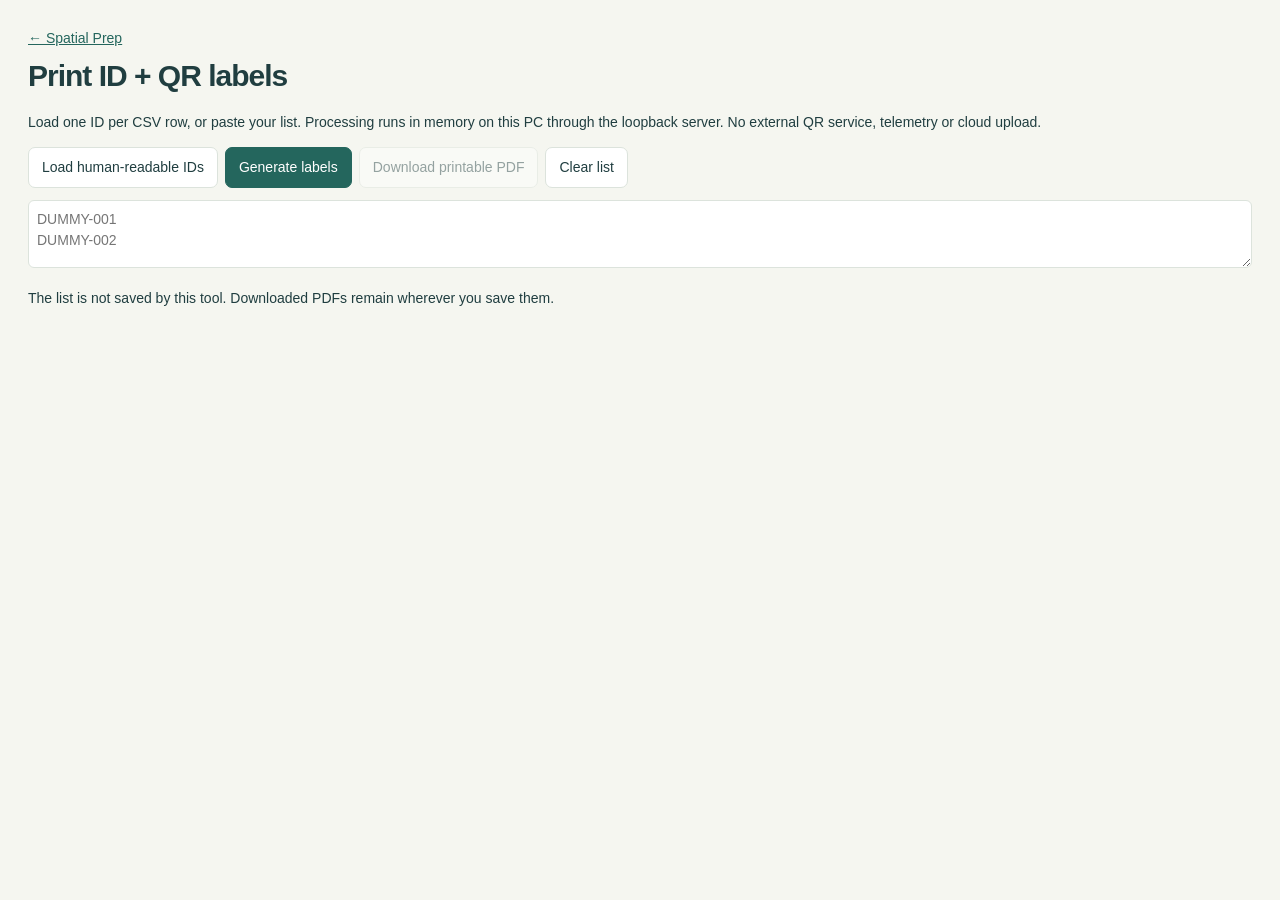
<file: planner/labels.html>
<!doctype html><html lang="en"><head><meta charset="utf-8"><meta name="viewport" content="width=device-width,initial-scale=1"><meta http-equiv="Content-Security-Policy" content="default-src 'self'; img-src 'self' data:; connect-src 'self'; style-src 'self' 'unsafe-inline'; script-src 'self'"><title>Spatial Prep | Local labels</title><link rel="stylesheet" href="style.css"><style>body{padding:28px}.sheet{display:grid;grid-template-columns:repeat(2,1fr);max-width:1000px}.label{background:white;border:1px dashed #91a59a;min-height:160px;padding:16px;display:flex;align-items:center;gap:20px}.label img{width:120px;height:120px;image-rendering:pixelated}.code{font-size:18px;overflow-wrap:anywhere}@media print{.controls{display:none}.label{break-inside:avoid}}</style></head><body><div class="controls"><a href="/">← Spatial Prep</a><h1>Print ID + QR labels</h1><p>Load one ID per CSV row, or paste your list. Processing runs in memory on this PC through the loopback server. No external QR service, telemetry or cloud upload.</p><div class="toolbar"><label class="button">Load human-readable IDs<input id="csv" type="file" accept=".csv,text/csv" hidden></label><button id="generate" class="primary">Generate labels</button><button id="pdf" disabled>Download printable PDF</button><button id="clear">Clear list</button></div><textarea id="ids" placeholder="DUMMY-001&#10;DUMMY-002" aria-label="One human-readable ID per line"></textarea><p id="status" role="status">The list is not saved by this tool. Downloaded PDFs remain wherever you save them.</p></div><main class="sheet" id="sheet"></main><script src="labels.js"></script></body></html>
</file>
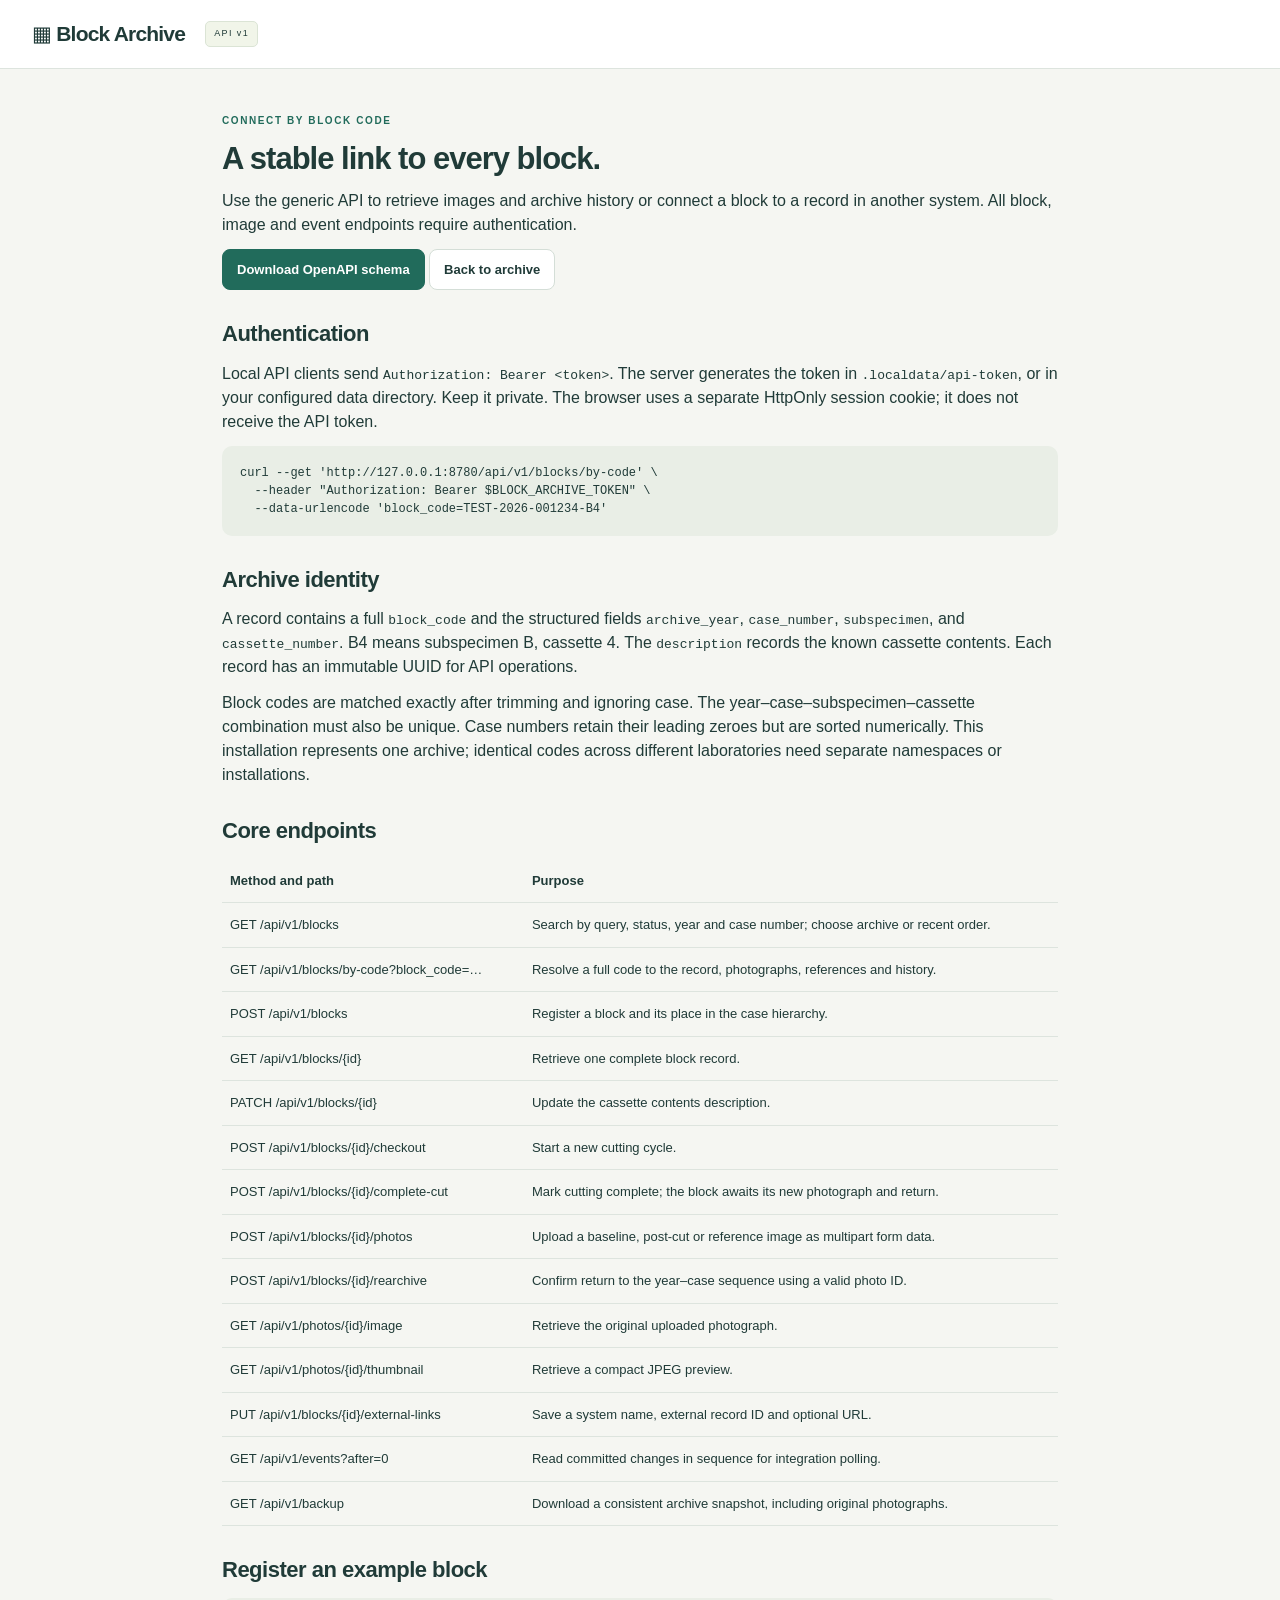
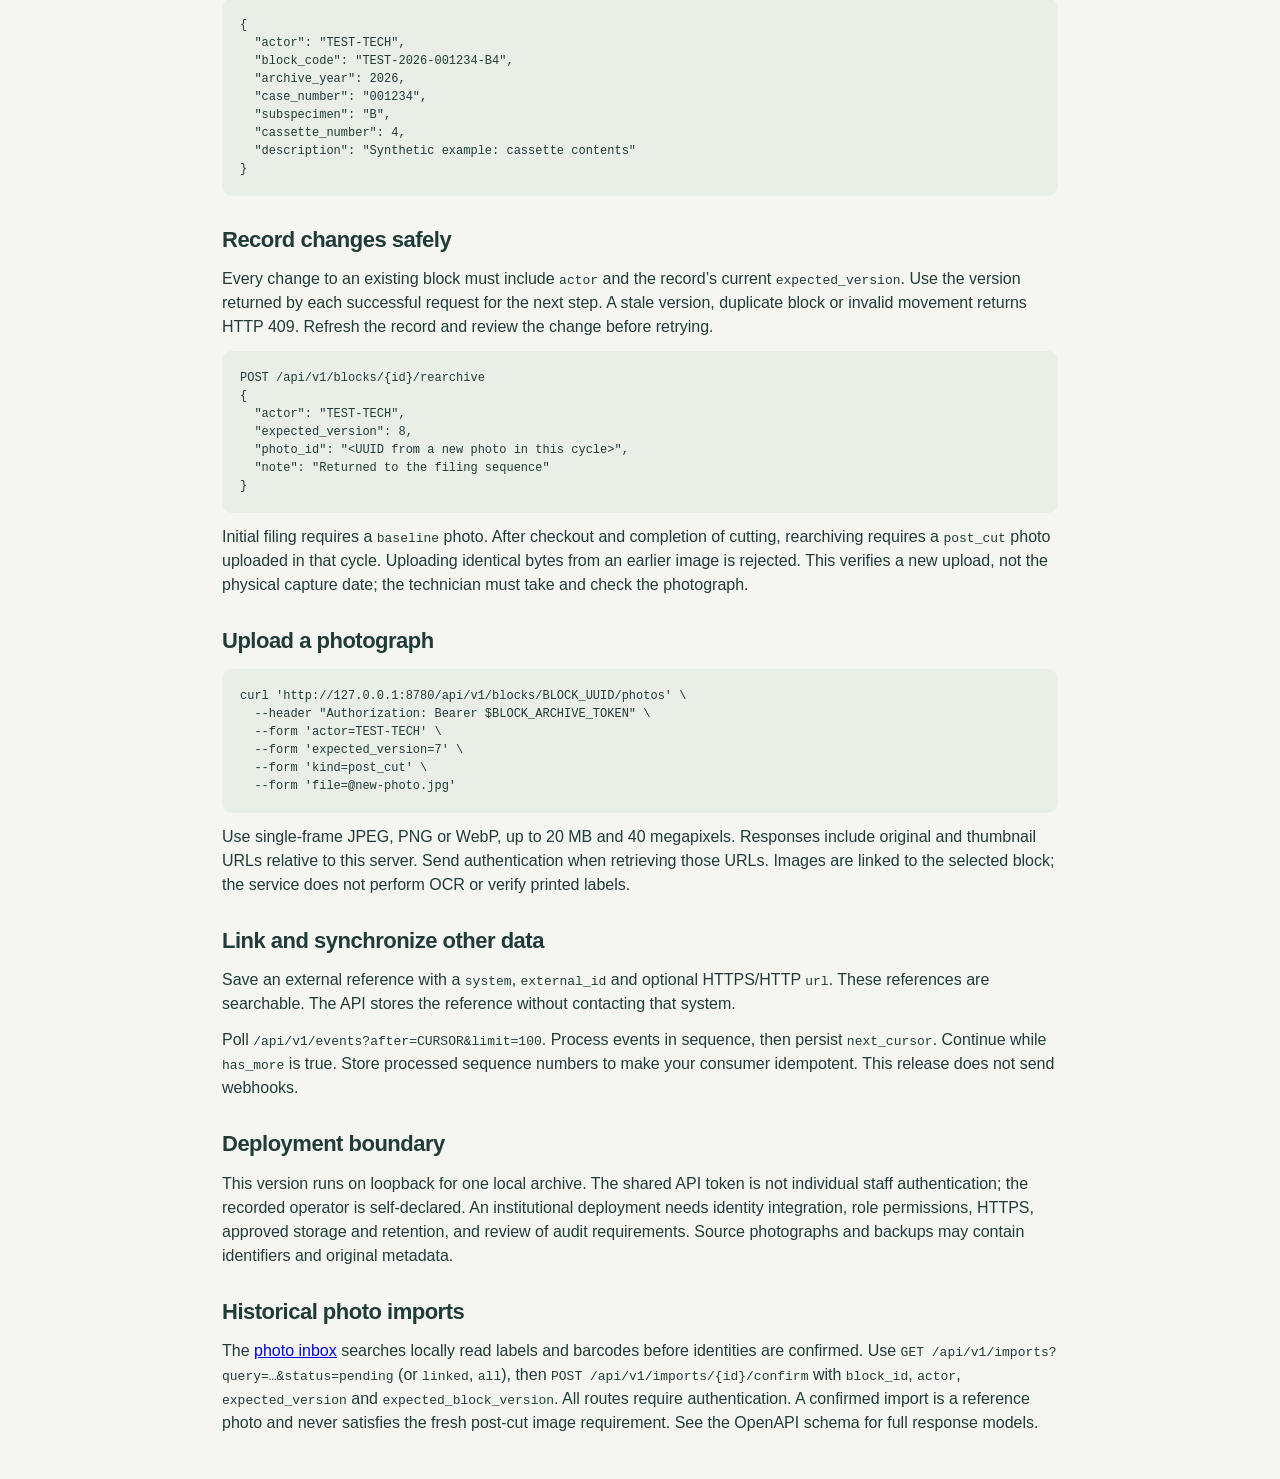
<file: static/api.html>
<!doctype html><html lang="en"><head><meta charset="utf-8"><meta name="viewport" content="width=device-width,initial-scale=1"><title>Block Archive · API guide</title><link rel="stylesheet" href="/static/style.css"></head><body><header class="topbar"><a class="brand" href="/">▦ Block Archive</a><span class="edition">API v1</span></header><main class="api-content"><p class="eyebrow">CONNECT BY BLOCK CODE</p><h1>A stable link to every block.</h1><p>Use the generic API to retrieve images and archive history or connect a block to a record in another system. All block, image and event endpoints require authentication.</p><p><a class="button primary" href="/openapi.json" download="block-archive-openapi.json">Download OpenAPI schema</a> <a class="button" href="/">Back to archive</a></p><h2>Authentication</h2><p>Local API clients send <code>Authorization: Bearer &lt;token&gt;</code>. The server generates the token in <code>.localdata/api-token</code>, or in your configured data directory. Keep it private. The browser uses a separate HttpOnly session cookie; it does not receive the API token.</p><pre>curl --get 'http://127.0.0.1:8780/api/v1/blocks/by-code' \
  --header "Authorization: Bearer $BLOCK_ARCHIVE_TOKEN" \
  --data-urlencode 'block_code=TEST-2026-001234-B4'</pre><h2>Archive identity</h2><p>A record contains a full <code>block_code</code> and the structured fields <code>archive_year</code>, <code>case_number</code>, <code>subspecimen</code>, and <code>cassette_number</code>. B4 means subspecimen B, cassette 4. The <code>description</code> records the known cassette contents. Each record has an immutable UUID for API operations.</p><p>Block codes are matched exactly after trimming and ignoring case. The year–case–subspecimen–cassette combination must also be unique. Case numbers retain their leading zeroes but are sorted numerically. This installation represents one archive; identical codes across different laboratories need separate namespaces or installations.</p><h2>Core endpoints</h2><table><thead><tr><th>Method and path</th><th>Purpose</th></tr></thead><tbody><tr><td>GET /api/v1/blocks</td><td>Search by query, status, year and case number; choose archive or recent order.</td></tr><tr><td>GET /api/v1/blocks/by-code?block_code=…</td><td>Resolve a full code to the record, photographs, references and history.</td></tr><tr><td>POST /api/v1/blocks</td><td>Register a block and its place in the case hierarchy.</td></tr><tr><td>GET /api/v1/blocks/{id}</td><td>Retrieve one complete block record.</td></tr><tr><td>PATCH /api/v1/blocks/{id}</td><td>Update the cassette contents description.</td></tr><tr><td>POST /api/v1/blocks/{id}/checkout</td><td>Start a new cutting cycle.</td></tr><tr><td>POST /api/v1/blocks/{id}/complete-cut</td><td>Mark cutting complete; the block awaits its new photograph and return.</td></tr><tr><td>POST /api/v1/blocks/{id}/photos</td><td>Upload a baseline, post-cut or reference image as multipart form data.</td></tr><tr><td>POST /api/v1/blocks/{id}/rearchive</td><td>Confirm return to the year–case sequence using a valid photo ID.</td></tr><tr><td>GET /api/v1/photos/{id}/image</td><td>Retrieve the original uploaded photograph.</td></tr><tr><td>GET /api/v1/photos/{id}/thumbnail</td><td>Retrieve a compact JPEG preview.</td></tr><tr><td>PUT /api/v1/blocks/{id}/external-links</td><td>Save a system name, external record ID and optional URL.</td></tr><tr><td>GET /api/v1/events?after=0</td><td>Read committed changes in sequence for integration polling.</td></tr><tr><td>GET /api/v1/backup</td><td>Download a consistent archive snapshot, including original photographs.</td></tr></tbody></table><h2>Register an example block</h2><pre>{
  "actor": "TEST-TECH",
  "block_code": "TEST-2026-001234-B4",
  "archive_year": 2026,
  "case_number": "001234",
  "subspecimen": "B",
  "cassette_number": 4,
  "description": "Synthetic example: cassette contents"
}</pre><h2>Record changes safely</h2><p>Every change to an existing block must include <code>actor</code> and the record’s current <code>expected_version</code>. Use the version returned by each successful request for the next step. A stale version, duplicate block or invalid movement returns HTTP 409. Refresh the record and review the change before retrying.</p><pre>POST /api/v1/blocks/{id}/rearchive
{
  "actor": "TEST-TECH",
  "expected_version": 8,
  "photo_id": "&lt;UUID from a new photo in this cycle&gt;",
  "note": "Returned to the filing sequence"
}</pre><p>Initial filing requires a <code>baseline</code> photo. After checkout and completion of cutting, rearchiving requires a <code>post_cut</code> photo uploaded in that cycle. Uploading identical bytes from an earlier image is rejected. This verifies a new upload, not the physical capture date; the technician must take and check the photograph.</p><h2>Upload a photograph</h2><pre>curl 'http://127.0.0.1:8780/api/v1/blocks/BLOCK_UUID/photos' \
  --header "Authorization: Bearer $BLOCK_ARCHIVE_TOKEN" \
  --form 'actor=TEST-TECH' \
  --form 'expected_version=7' \
  --form 'kind=post_cut' \
  --form 'file=@new-photo.jpg'</pre><p>Use single-frame JPEG, PNG or WebP, up to 20 MB and 40 megapixels. Responses include original and thumbnail URLs relative to this server. Send authentication when retrieving those URLs. Images are linked to the selected block; the service does not perform OCR or verify printed labels.</p><h2>Link and synchronize other data</h2><p>Save an external reference with a <code>system</code>, <code>external_id</code> and optional HTTPS/HTTP <code>url</code>. These references are searchable. The API stores the reference without contacting that system.</p><p>Poll <code>/api/v1/events?after=CURSOR&amp;limit=100</code>. Process events in sequence, then persist <code>next_cursor</code>. Continue while <code>has_more</code> is true. Store processed sequence numbers to make your consumer idempotent. This release does not send webhooks.</p><h2>Deployment boundary</h2><p>This version runs on loopback for one local archive. The shared API token is not individual staff authentication; the recorded operator is self-declared. An institutional deployment needs identity integration, role permissions, HTTPS, approved storage and retention, and review of audit requirements. Source photographs and backups may contain identifiers and original metadata.</p><h2>Historical photo imports</h2><p>The <a href="/imports">photo inbox</a> searches locally read labels and barcodes before identities are confirmed. Use <code>GET /api/v1/imports?query=…&amp;status=pending</code> (or <code>linked</code>, <code>all</code>), then <code>POST /api/v1/imports/{id}/confirm</code> with <code>block_id</code>, <code>actor</code>, <code>expected_version</code> and <code>expected_block_version</code>. All routes require authentication. A confirmed import is a reference photo and never satisfies the fresh post-cut image requirement. See the OpenAPI schema for full response models.</p></main></body></html>
</file>
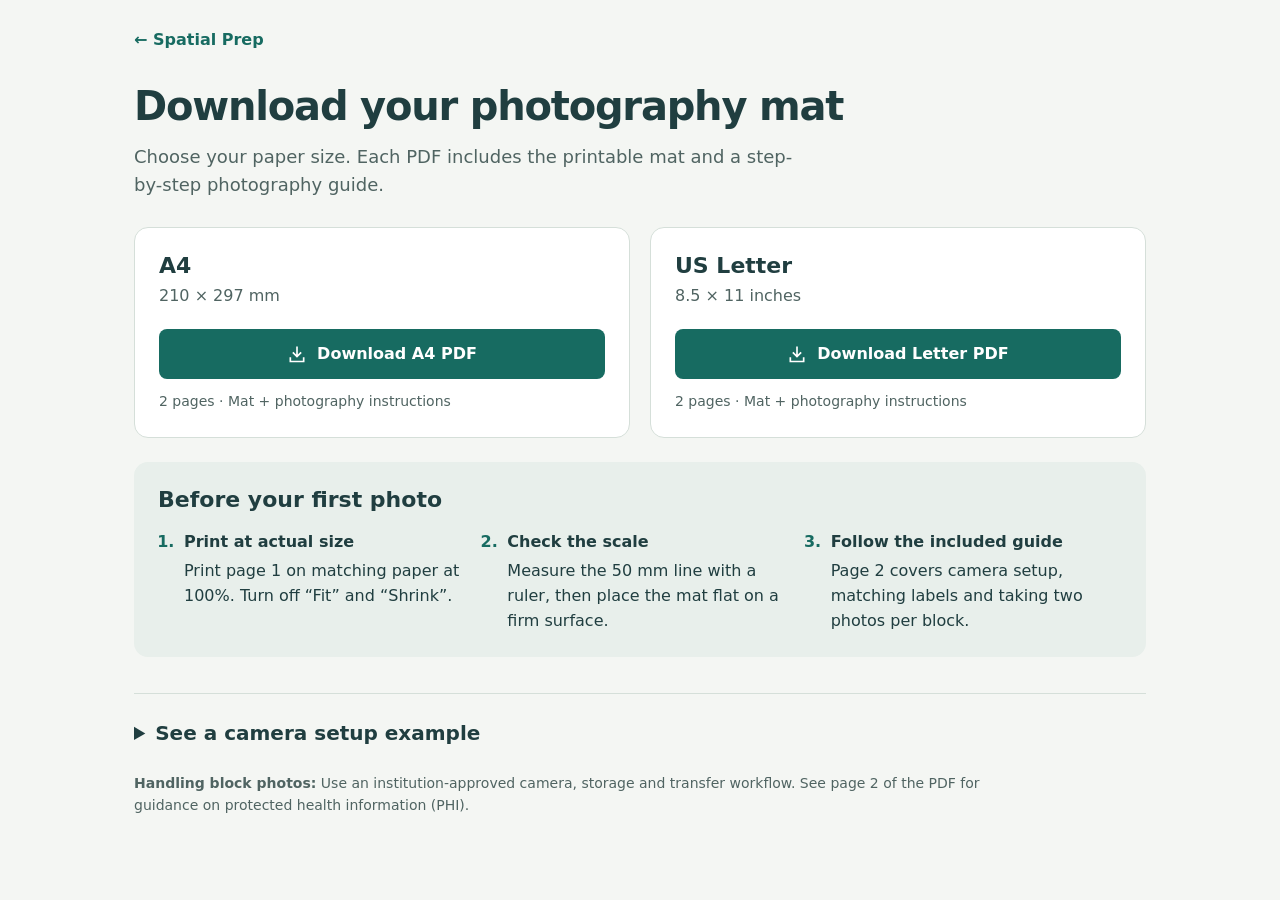
<file: planner/artefacts/templates.html>
<!doctype html>
<html lang="en">
<head>
<meta charset="utf-8">
<meta name="viewport" content="width=device-width, initial-scale=1">
<title>Download photography mats | Spatial Prep</title>
<style>
:root{font-family:system-ui,-apple-system,BlinkMacSystemFont,"Segoe UI",sans-serif;color:#203e40;background:#f4f6f3;line-height:1.55}
*{box-sizing:border-box}body{margin:0}main{max-width:1060px;margin:auto;padding:28px 24px 56px}a{color:#176b61}nav{margin-bottom:30px}nav a{text-decoration:none;font-weight:600}h1,h2,h3,p{margin:0}h1{font-size:clamp(28px,4vw,40px);line-height:1.15;letter-spacing:-.03em;margin-bottom:14px}h2{font-size:22px;line-height:1.3}h3{font-size:20px}header>p{max-width:660px;color:#506462;font-size:18px}.downloads{display:grid;grid-template-columns:1fr 1fr;gap:20px;margin:28px 0 24px}.download-card{padding:24px;background:#fff;border:1px solid #d5dfd9;border-radius:14px}.size{color:#506462;margin:4px 0 20px}.button{display:flex;align-items:center;justify-content:center;gap:10px;min-height:50px;padding:12px 20px;background:#176b61;color:white;border-radius:8px;font-weight:700;text-decoration:none}.button:hover{background:#10534b}.button svg{width:20px;height:20px;flex-shrink:0}a:focus-visible,summary:focus-visible{outline:3px solid #b16a16;outline-offset:4px}.included{font-size:14px;color:#506462;margin-top:12px}.print-guide{padding:24px;background:#e8efeb;border-radius:14px}.print-guide ol{display:grid;grid-template-columns:1fr 1fr 1fr;gap:28px;padding-left:22px;margin:16px 0 0}.print-guide li{padding-left:4px}.print-guide li::marker{font-weight:700;color:#176b61}.print-guide strong{display:block;margin-bottom:4px}.examples-section{margin-top:36px;border-top:1px solid #d5dfd9;padding-top:24px}summary{cursor:pointer;font-size:20px;font-weight:650;width:fit-content}summary:hover{color:#176b61}.examples-intro{color:#506462;margin:12px 0 20px}.examples{display:grid;grid-template-columns:minmax(0,640px);gap:24px;align-items:start}.examples figure{margin:0;min-width:0;background:white;border:1px solid #d5dfd9;border-radius:12px;overflow:hidden}.examples img{display:block;width:100%;height:auto}.examples figcaption{padding:18px;font-size:15px}.examples figcaption strong{display:block;margin-bottom:6px}.capture{position:relative;aspect-ratio:3072/4080;overflow:hidden;background:#fff}.capture img{position:absolute;width:132.8125%;max-width:none;left:50%;top:50%;transform:translate(-50%,-50%) rotate(90deg)}.privacy{font-size:14px;color:#506462;margin-top:24px;max-width:850px}[hidden]{display:none!important}@media(max-width:640px){main{padding:20px 18px 36px}nav{margin-bottom:24px}.downloads,.examples,.print-guide ol{grid-template-columns:1fr}.downloads{gap:12px}.print-guide ol{gap:14px}.download-card,.print-guide{padding:20px}}
</style>
</head>
<body>
<main>
<nav aria-label="Back"><a href="../">← Spatial Prep</a></nav>
<header>
<h1>Download your photography mat</h1>
<p>Choose your paper size. Each PDF includes the printable mat and a step-by-step photography guide.</p>
</header>
<section class="downloads" aria-label="Download PDFs">
<article class="download-card">
<h2>A4</h2><p class="size">210 × 297 mm</p>
<a class="button" href="FFPE-photography-A4.pdf" download><svg viewBox="0 0 24 24" fill="none" stroke="currentColor" stroke-width="2" aria-hidden="true"><path d="M12 3v12m-5-5 5 5 5-5M4 16v5h16v-5"/></svg>Download A4 PDF</a>
<p class="included">2 pages · Mat + photography instructions</p>
</article>
<article class="download-card">
<h2>US Letter</h2><p class="size">8.5 × 11 inches</p>
<a class="button" href="FFPE-photography-Letter.pdf" download><svg viewBox="0 0 24 24" fill="none" stroke="currentColor" stroke-width="2" aria-hidden="true"><path d="M12 3v12m-5-5 5 5 5-5M4 16v5h16v-5"/></svg>Download Letter PDF</a>
<p class="included">2 pages · Mat + photography instructions</p>
</article>
</section>
<section class="print-guide" aria-labelledby="print-heading">
<h2 id="print-heading">Before your first photo</h2>
<ol>
<li><strong>Print at actual size</strong>Print page 1 on matching paper at 100%. Turn off “Fit” and “Shrink”.</li>
<li><strong>Check the scale</strong>Measure the 50 mm line with a ruler, then place the mat flat on a firm surface.</li>
<li><strong>Follow the included guide</strong>Page 2 covers camera setup, matching labels and taking two photos per block.</li>
</ol>
</section>
<section class="examples-section" aria-label="Photography examples">
<details>
<summary>See a camera setup example</summary>
<p class="examples-intro">Use this illustration as a reference when setting up your photography station.</p>
<div class="examples">
<figure><img src="examples/phone-stand-17cm.png" alt="Phone held screen up above a photography mat, with an example height of 17 cm" loading="lazy"><figcaption><strong>Phone on a stand</strong>Keep the phone parallel to the mat, with the rear lens clear of the holder. Include all four markers, the ruler and the matching ID label. The 17 cm height is an example; adjust for your phone.</figcaption></figure>

</div>
</details>
</section>
<p class="privacy"><strong>Handling block photos:</strong> Use an institution-approved camera, storage and transfer workflow. See page 2 of the PDF for guidance on protected health information (PHI).</p>
</main>
</body>
</html>
</file>
<file: planner/style.css>
:root{--ink:#203e40;--muted:#758384;--teal:#24665d;--lime:#dceba6;--line:#dce3dc;--paper:#f5f6f0;--white:#fff;--red:#a44335}*{box-sizing:border-box}body{margin:0;font:14px/1.5 -apple-system,BlinkMacSystemFont,'Segoe UI',sans-serif;color:var(--ink);background:var(--paper)}button,input,select,textarea{font:inherit}button,.button{border:1px solid var(--line);border-radius:7px;padding:9px 13px;background:white;color:var(--ink);cursor:pointer;display:inline-block}button:hover,.button:hover{background:#edf2e5}button.primary{background:var(--teal);color:white;border-color:var(--teal)}button.danger{color:var(--red)}button:disabled{opacity:.45;cursor:default}header{height:76px;display:flex;align-items:center;gap:24px;padding:0 28px;background:white;border-bottom:1px solid var(--line)}.brand{font-size:25px;color:var(--teal);text-decoration:none;letter-spacing:-1px}.brand span{font-weight:400}.badge{font-size:10px;letter-spacing:1px;padding:6px 10px;border-radius:4px;background:#edf2df;color:#576f3e}.header-actions{margin-left:auto;display:flex;gap:8px;align-items:center}#saveStatus{font-size:11px;color:var(--muted);margin-right:8px}.workspace{display:flex;min-height:calc(100vh - 76px)}aside{width:244px;flex-shrink:0;background:#f0f2e9;border-right:1px solid var(--line);padding:32px 22px;display:flex;flex-direction:column}h1{font-size:30px;letter-spacing:-1px;margin:4px 0 8px}h2{font-size:21px;margin:8px 0}h3{font-size:15px;margin:0 0 12px}.eyebrow{font-size:10px;font-weight:700;letter-spacing:1.8px;color:var(--teal)}.muted{color:var(--muted)}nav{display:grid;gap:10px;margin-top:32px}nav button{text-align:left;border:0;background:transparent;color:var(--muted);padding:13px 10px}nav button span{margin-left:12px;color:var(--ink)}nav button.active{background:#dfe9d4;color:var(--teal);font-weight:600}.sidebar-bottom{margin-top:auto;padding-top:80px;font-size:12px}.sidebar-bottom p{color:var(--muted)}.status-dot{display:inline-block;width:7px;height:7px;background:#73a47c;border-radius:50%;margin-right:7px}main{flex:1;min-width:0;padding:32px 36px}.page-head{display:flex;justify-content:space-between;align-items:center;margin-bottom:24px}.page-head p{margin:0}.grid{display:grid;grid-template-columns:245px minmax(360px,1fr);gap:20px}.card{border:1px solid var(--line);border-radius:12px;background:white;padding:20px}.block-list{display:grid;gap:10px;margin-top:14px}.block-item{width:100%;text-align:left;padding:14px}.block-item.selected{border-color:var(--teal);background:#f1f6e9}.block-item small{display:block;color:var(--muted)}.chip{display:inline-block;font-size:11px;background:#edf2e8;padding:3px 8px;border-radius:4px}.toolbar{display:flex;gap:7px;flex-wrap:wrap;align-items:center;margin:12px 0}.toolbar button.active{background:var(--teal);color:white}.photo-area{background:#eeeee6;border:1px solid var(--line);border-radius:8px;overflow:hidden}#blockCanvas{width:100%;display:block;touch-action:none;cursor:crosshair}.fields{display:grid;grid-template-columns:1fr 1fr;gap:12px;margin:14px 0}label.field{display:grid;gap:4px;font-size:12px;color:var(--muted)}input,select,textarea{border:1px solid var(--line);border-radius:6px;padding:8px;color:var(--ink);width:100%;background:white}input[type=checkbox]{width:auto}textarea{min-height:68px;resize:vertical}.notice{background:#f6f1dc;border:1px solid #e6dcae;border-radius:7px;padding:12px;font-size:12px;margin:12px 0}.region-row{display:flex;align-items:center;gap:8px;padding:10px 0;border-bottom:1px solid var(--line)}.region-row span{flex:1}.region-row button{font-size:11px;padding:5px 8px}.dot{width:10px;height:10px;border-radius:3px}.slide-grid{display:grid;grid-template-columns:250px minmax(300px,1fr) 235px;gap:18px}.slide-stage{background:#e9ede5;min-height:510px;padding:24px;display:flex;justify-content:center;align-items:center;border-radius:10px}#slideSvg{height:490px;max-width:100%;touch-action:none}.metric{font-size:28px;font-weight:600}.issues{padding-left:20px;font-size:12px}.issues li{margin-bottom:8px;color:var(--red)}.good{color:var(--teal);font-size:13px}.stats{display:grid;grid-template-columns:repeat(3,1fr);gap:16px;margin:20px 0}table{border-collapse:collapse;width:100%;font-size:12px}td,th{text-align:left;padding:10px;border-bottom:1px solid var(--line)}.two-col{display:grid;grid-template-columns:1fr 1fr;gap:20px}.thumb{width:100%;height:100px;object-fit:contain;background:#f2f1eb;border-radius:6px}dialog{max-width:690px;border:1px solid var(--line);border-radius:14px;padding:30px;color:var(--ink);box-shadow:0 20px 90px #0003}dialog::backdrop{background:#17312c66}dialog li{margin-bottom:14px}.close{float:right;font-size:20px;padding:0 10px}#toast{position:fixed;bottom:20px;right:24px;z-index:10;background:var(--ink);color:white;border-radius:8px;padding:12px 18px;display:none;max-width:440px}.full{grid-column:1/-1}a{color:var(--teal)}@media(max-width:1150px){.slide-grid{grid-template-columns:220px 1fr}.slide-grid>.card:last-child{grid-column:1/-1}.grid{grid-template-columns:210px 1fr}main{padding:24px}header{gap:12px}.badge{display:none}}@media(max-width:800px){aside{width:180px;padding:22px 12px}.grid,.two-col{grid-template-columns:1fr}.header-actions{gap:4px}#saveStatus{display:none}.brand{font-size:19px}header{padding:10px;height:auto}.header-actions button,.button{font-size:11px}.slide-grid{grid-template-columns:1fr}.page-head{align-items:flex-start;gap:10px}.stats{grid-template-columns:1fr}main{padding:18px}h1{font-size:24px}}
@media(max-width:1050px){.grid{grid-template-columns:1fr}.block-list{grid-template-columns:repeat(2,minmax(0,1fr))}.slide-grid{grid-template-columns:1fr}.slide-stage{min-height:480px}.grid>div>.notice{display:none}aside{width:190px;padding:24px 14px}.sidebar-bottom{padding-top:30px}.two-col{grid-template-columns:1fr}}
.placement-map{min-width:0}.placement-rotation{background:white;border:1px solid var(--line);border-radius:10px;padding:12px;margin-bottom:10px}.placement-rotation input[type=number]{width:100px}.placement-rotation input[type=range]{padding:0;accent-color:var(--teal)}
.shape-editor{max-width:1100px;width:94vw;max-height:92vh;overflow:auto}.shape-source{width:100%;max-height:55vh;touch-action:none;background:#eee}.shape-source circle{cursor:grab}.shape-preview svg{width:100%;height:45vh}.shape-editor .toolbar input{width:120px}.shape-editor .toolbar label{font-size:12px}.shape-editor .two-col{grid-template-columns:1fr 1fr}
.experiment-actions{display:flex;flex-wrap:wrap;gap:8px;align-items:center;border-bottom:1px solid var(--line);padding-bottom:16px;margin-bottom:24px}.experiment-actions #saveStatus{margin-left:auto}.slide-overview-list{display:grid;gap:6px;margin-top:16px}.slide-overview-row{display:grid;grid-template-columns:30px minmax(120px,1fr) 80px auto;align-items:center;gap:12px}.block-slide-assignment{margin:16px 0;background:#f5f8f1}.block-slide-assignment .region-row{flex-wrap:wrap}.slide-overview-row input{min-width:0}@media(max-width:650px){.workspace{flex-direction:column}.workspace aside{width:100%;padding:16px}.workspace aside nav{display:flex;flex-wrap:wrap;margin-top:12px}.sidebar-bottom{display:none}.slide-overview-row{grid-template-columns:24px minmax(80px,1fr)}.slide-overview-row>button{grid-column:2}.experiment-actions #saveStatus{display:block}.block-slide-assignment .fields{grid-template-columns:1fr}}

.annotation-workspace{border:1px solid var(--line);border-radius:10px;background:#fff;margin:16px 0;overflow:clip}.annotation-controls{position:sticky;top:0;z-index:2;background:#fff;padding:8px 12px;border-bottom:1px solid var(--line)}.annotation-controls .toolbar{margin:4px 0}.annotation-controls button{padding:6px 9px;font-size:12px}.annotation-workspace .photo-area{position:relative;height:clamp(240px,64vh,620px);max-height:none;overflow:auto;border:0;border-radius:0;overscroll-behavior:contain}.annotation-workspace #blockCanvas{margin:0 auto;max-width:none}.annotation-workspace #drawHint{padding:8px 12px;margin:0;font-size:12px}.annotation-workspace + .block-slide-assignment{margin-top:16px}
</file>
<file: static/style.css>
:root{font-family:Inter,-apple-system,BlinkMacSystemFont,"Segoe UI",sans-serif;color:#203b38;background:#f5f6f2;font-synthesis:none;line-height:1.5;--ink:#203b38;--muted:#6a7b76;--teal:#216b5b;--line:#dde4de;--amber:#986522}*{box-sizing:border-box}body{margin:0}button,input,select,textarea{font:inherit}button,.button{border:1px solid #d4ded7;background:white;color:var(--ink);border-radius:8px;padding:10px 14px;font-size:13px;font-weight:600;cursor:pointer;text-decoration:none;display:inline-flex;align-items:center;justify-content:center;gap:6px}button:hover,.button:hover{background:#f0f5ef}button:disabled{opacity:.45;cursor:not-allowed}.primary{background:var(--teal);color:#fff;border-color:var(--teal)}.primary:hover{background:#185344}.topbar{background:#fff;border-bottom:1px solid var(--line);display:flex;align-items:center;gap:20px;padding:18px 32px}.brand{font-size:21px;font-weight:750;letter-spacing:-.8px;color:var(--ink);text-decoration:none;white-space:nowrap;display:flex;gap:8px;align-items:center}.brand-mark{font-size:30px;color:var(--teal)}.edition{font-size:9px;letter-spacing:1.4px;border:1px solid #dbe4d5;background:#f1f5e9;border-radius:5px;padding:5px 8px;white-space:nowrap}.header-actions{margin-left:auto;display:flex;align-items:center;gap:12px}.quiet-link{font-size:12px;color:var(--muted);text-decoration:none}.operator{font-size:10px;color:var(--muted);display:flex;align-items:center;gap:8px;text-transform:uppercase;letter-spacing:1px}.operator input{width:135px;font-size:12px;padding:8px;letter-spacing:0}input,select,textarea{border:1px solid #d6dfd8;border-radius:7px;background:white;padding:10px 12px;color:var(--ink);min-width:0}input:focus,select:focus,textarea:focus{outline:2px solid #74a895;outline-offset:2px}button:focus-visible,a:focus-visible{outline:3px solid #bf975e;outline-offset:3px}main{max-width:1500px;margin:0 auto;padding:32px}.page-heading{display:flex;align-items:center;justify-content:space-between;gap:24px;margin-bottom:26px}h1{font-size:31px;line-height:1.2;letter-spacing:-1px;margin:8px 0}h2{font-size:22px;line-height:1.25;letter-spacing:-.5px;margin:0}h3{font-size:15px;margin:0}p{margin:0}.eyebrow{font-size:10px;letter-spacing:1.6px;font-weight:700;color:var(--teal)}.muted{color:var(--muted);font-size:14px}.stats{display:flex;gap:28px}.stats>div{display:flex;flex-direction:column;min-width:66px}.stats strong{font-size:28px;font-weight:650;line-height:1.2}.stats span{font-size:11px;color:var(--muted);margin-top:4px}.search-bar{display:flex;gap:14px;align-items:center;padding:16px;background:white;border:1px solid var(--line);border-radius:12px;margin-bottom:22px}.search-field{display:flex;align-items:center;gap:10px;flex:1;min-width:150px}.search-field span{font-size:26px;color:var(--muted)}.search-field input{border:0;width:100%;font-size:14px;padding:8px}.filter-label{font-size:11px;display:flex;align-items:center;gap:8px;color:var(--muted)}.filter-label input{width:104px}.filter-label select{font-size:12px}.workspace{display:grid;grid-template-columns:350px minmax(0,1fr);gap:22px;align-items:start}.records-panel,.record-panel{border:1px solid var(--line);border-radius:12px;background:white;overflow:hidden}.records-panel{padding:16px}.tabs{display:flex;border-bottom:1px solid var(--line);gap:6px;padding-bottom:12px}.tabs button{border:0;padding:8px 10px;font-size:11px;background:transparent;color:var(--muted)}.tabs button.active{background:#e8f1e9;color:var(--teal)}.results-heading{font-size:11px;color:var(--muted);padding:16px 2px 12px}.block-list{display:flex;flex-direction:column;gap:8px;max-height:900px;overflow:auto}.block-card{width:100%;display:flex;text-align:left;justify-content:flex-start;gap:12px;padding:12px;border-color:transparent;border-radius:9px;min-width:0}.block-card.selected{border-color:#8bb5a2;background:#f0f6f0}.block-card>div{min-width:0;flex:1}.block-card strong{font-size:13px;display:block;overflow-wrap:anywhere}.block-card small{display:block;color:var(--muted);font-size:11px;font-weight:400;margin:3px 0}.thumb,.thumb-placeholder{width:64px;height:66px;border-radius:6px;object-fit:cover;background:#eff1e9;flex-shrink:0}.thumb-placeholder{display:grid;place-items:center;font-size:23px;color:#adb8a9}.badge{display:inline-flex;align-items:center;border-radius:5px;padding:3px 6px;font-size:10px;font-weight:600;background:#f1f3ef;color:#596c64;white-space:nowrap}.badge.archived{background:#eaf3e7;color:#417341}.badge.checked_out{background:#f3ede2;color:#936923}.badge.awaiting_archive{background:#e8f0f3;color:#396a7e}.pagination{display:flex;justify-content:space-between;margin-top:18px}.pagination button{font-size:11px;padding:7px 10px}.record-panel{min-height:570px}.welcome{min-height:570px;display:flex;flex-direction:column;align-items:center;justify-content:center;text-align:center;padding:45px;gap:15px;color:var(--muted)}.welcome h2{color:var(--ink)}.welcome p{max-width:420px;font-size:14px}.welcome .small{font-size:12px}.archive-symbol{font-size:60px;color:#79957a;background:#edf2e7;width:100px;height:100px;border-radius:22px;display:grid;place-items:center;margin-bottom:9px}.record-header{display:flex;align-items:flex-start;justify-content:space-between;padding:24px 26px 20px;border-bottom:1px solid var(--line);gap:14px}.record-header h2{overflow-wrap:anywhere;margin-top:5px}.record-header .muted{margin-top:6px;overflow-wrap:anywhere}.record-tools{display:flex;gap:7px;flex-wrap:wrap;justify-content:flex-end}.record-tools button,.record-tools a{font-size:11px;padding:8px 10px}.record-body{padding:24px;display:grid;grid-template-columns:minmax(0,1.15fr) minmax(235px,.85fr);gap:24px}.hero-frame{aspect-ratio:4/3;background:#f0f2eb;border:1px solid #e1e7dd;border-radius:9px;display:grid;place-items:center;overflow:hidden}.hero-frame img{width:100%;height:100%;object-fit:contain}.hero-placeholder{text-align:center;color:#8a9a8a;font-size:13px;padding:24px}.hero-placeholder span{font-size:46px;display:block;margin-bottom:10px}.photo-caption{font-size:11px;color:var(--muted);margin:10px 0;display:flex;justify-content:space-between;gap:8px}.photo-caption a{color:var(--teal)}.photo-strip{display:flex;gap:7px;overflow:auto;padding:3px 0 8px}.photo-strip button{padding:3px;flex-shrink:0;display:block}.photo-strip button.selected{border-color:var(--teal);background:#e9f2e8}.photo-strip img{width:56px;height:52px;object-fit:cover;border-radius:4px;display:block}.photo-strip small{font-size:9px;color:var(--muted);display:block;margin:4px 0 0}.filing-position{padding:16px;border:1px solid var(--line);border-radius:9px;margin-bottom:14px}.filing-position p{font-size:10px;color:var(--muted);text-transform:uppercase;letter-spacing:1px}.filing-position strong{font-size:24px;letter-spacing:-.6px;display:block;margin:5px 0}.filing-position small{font-size:11px;color:var(--muted)}.workflow{padding:18px;background:#f1f5ed;border-radius:9px}.workflow p{font-size:12px;color:#667963;margin:8px 0 14px}.workflow button{width:100%;margin-top:12px}.workflow label{font-size:12px;display:block}.workflow input[type=file]{font-size:10px;width:100%;margin-top:8px;padding:8px}.workflow textarea{display:block;width:100%;font-size:12px;min-height:65px;resize:vertical;margin-top:7px}.ready{font-size:11px;color:#3b714c;border-left:3px solid #8cae82;padding-left:9px;margin:12px 0}.section-divider{border-top:1px solid var(--line);padding:22px 26px}.section-title{display:flex;align-items:center;justify-content:space-between;margin-bottom:13px}.section-title button{font-size:11px;padding:6px 9px}.external-links{display:flex;gap:8px;flex-wrap:wrap}.external-link{border:1px solid var(--line);padding:9px 12px;border-radius:7px;font-size:12px;color:var(--ink);text-decoration:none;overflow-wrap:anywhere}.external-link small{display:block;font-size:10px;color:var(--muted)}.empty-note{color:var(--muted);font-size:12px}.history{list-style:none;padding:0;margin:0;max-height:320px;overflow:auto}.history li{padding:10px 0 10px 18px;border-left:2px solid #dce6d6;position:relative;margin-left:4px;font-size:12px}.history li:before{content:'';width:7px;height:7px;background:#8aaa8b;border:2px solid white;border-radius:50%;position:absolute;left:-5px;top:16px}.history time{font-size:10px;color:var(--muted)}.history p{color:var(--muted);font-size:11px;overflow-wrap:anywhere}.history strong{font-weight:600}.description-form textarea{width:100%;font-size:12px;resize:vertical;min-height:70px}.description-form button{margin-top:8px;font-size:11px}dialog{border:1px solid var(--line);border-radius:14px;padding:28px;width:min(480px,calc(100% - 24px));color:var(--ink);box-shadow:0 20px 70px #16392d25}dialog::backdrop{background:#193b314b;backdrop-filter:blur(3px)}.dialog-heading{display:flex;justify-content:space-between;gap:14px;margin-bottom:22px}.dialog-heading h2{margin-top:6px}.icon-button{font-size:24px;background:none;border:0;padding:0 7px}.dialog-actions{display:flex;justify-content:flex-end;gap:9px;margin-top:24px}form>label{display:block;margin:16px 0;font-size:12px;font-weight:600}form>label input,.form-row input{display:block;width:100%;margin-top:6px;font-weight:400} .form-row{display:grid;grid-template-columns:1fr 1fr;gap:16px}.form-row label{font-size:12px;font-weight:600}.field-help{font-size:11px;color:var(--muted);margin:-5px 0 16px}.form-error{font-size:12px;color:#9d4634;margin-top:10px}#message{padding:12px 16px;background:#e9f2e6;border:1px solid #c3d8bd;border-radius:8px;margin-bottom:18px;font-size:13px}#message.error{color:#8b3e2d;background:#fff1eb;border-color:#e8c6b7}[hidden]{display:none!important}.api-content{max-width:900px}.api-content h2{margin:30px 0 14px}.api-content p{margin:12px 0}.api-content pre{padding:18px;background:#e9eee6;border-radius:10px;overflow:auto;font-size:12px}.api-content table{border-collapse:collapse;width:100%;font-size:13px}.api-content td,.api-content th{border-bottom:1px solid var(--line);text-align:left;padding:12px 8px}.api-content code{overflow-wrap:anywhere}
@media(min-width:1600px){.workspace{grid-template-columns:380px minmax(0,1fr)}}@media(max-width:1150px){.topbar{flex-wrap:wrap;padding:16px 24px}.header-actions{gap:9px}.edition{display:none}.workspace{grid-template-columns:310px minmax(0,1fr)}.record-body{grid-template-columns:1fr}.stats{gap:16px}.record-header{flex-wrap:wrap}h1{font-size:27px}}@media(max-width:800px){main{padding:22px 16px}.topbar{padding:12px 16px;gap:12px}.header-actions{margin:0;flex-wrap:wrap;width:100%}.operator{margin-right:auto}.operator input{width:120px}.page-heading{display:block}.stats{margin-top:20px;gap:34px}.search-bar{flex-wrap:wrap;padding:12px}.search-field{flex-basis:100%}.filter-label{flex:1}.workspace{grid-template-columns:1fr}.block-list{max-height:340px}.record-body{grid-template-columns:minmax(0,1.1fr) minmax(220px,.9fr)}.welcome{min-height:340px;padding:28px}.record-panel{min-height:340px}}@media(max-width:550px){.record-body{grid-template-columns:1fr;padding:18px}.record-header,.section-divider{padding:18px}.stats{justify-content:space-between}.header-actions>.button{font-size:11px}.record-tools{justify-content:flex-start}.search-bar #refresh{padding:8px}.filter-label{gap:5px}.filter-label select{max-width:160px}.page-heading .muted{font-size:13px}.brand{font-size:20px}}
.current-case-block{border-color:#79a690;background:#ecf4e9}
.label-reading{white-space:pre-wrap;overflow-wrap:anywhere;font:12px/1.65 inherit;background:#f5f6f2;padding:12px;border-radius:8px;max-height:360px;overflow:auto}#newFields{margin-top:16px}#newFields .form-row{margin:14px 0}#newFields>label{display:block;font-size:12px;margin:14px 0}#newFields>label input{display:block;width:100%}.confirm-check{display:flex;gap:9px;align-items:flex-start}.confirm-check input{width:auto;flex-shrink:0;margin:4px 0 0}#match{margin:12px 0}#confirmForm h3{margin-bottom:10px}
</file>
